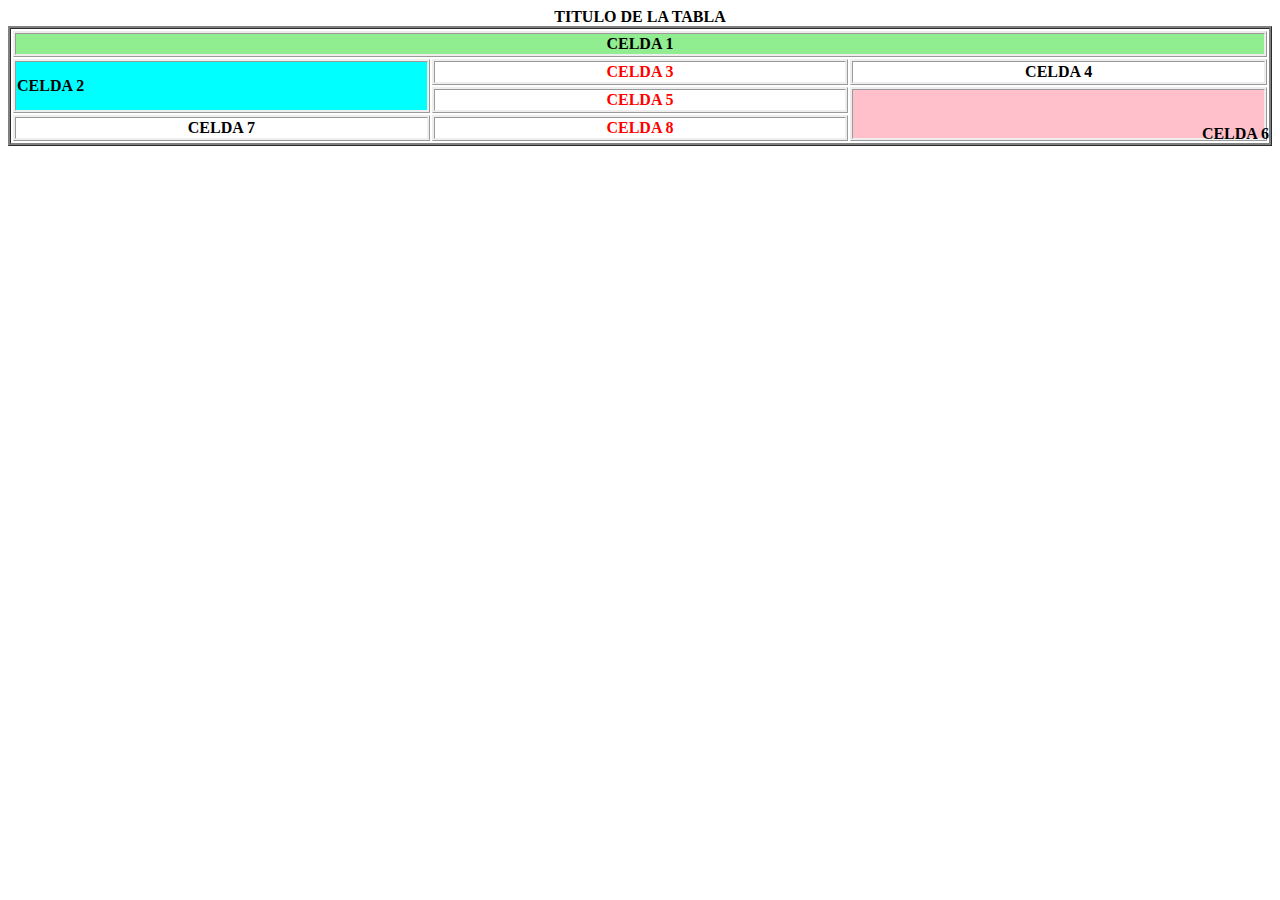
<file: EX13/index.html>
<!DOCTYPE html>
<html lang="es">

    <head>
        <meta charset="UTF-8">
        <meta http-equiv="X-UA-Compatible" content="IE=edge">
        <meta name="viewport" content="width=device-width, initial-scale=1.0">
        <link rel="stylesheet" href="css/estils.css">
        <title>EX13</title>
    </head>

    <body>
        <h4>
            <b>TITULO DE LA TABLA</b>
        </h4>

        <table>
            <tr>
                <td id="verde" colspan="3">CELDA 1</td>
            </tr>
            <tr>
                <td id="azul" rowspan="2">CELDA 2</td>
                <td class="rojo">CELDA 3</td>
                <td>CELDA 4</td>
            </tr>
            <tr>
                <td class="rojo">CELDA 5</td>
                <td id="rosa" rowspan="2">
                    <span>CELDA 6</span></td>
            </tr>
            <tr>
                <td>CELDA 7</td>
                <td class="rojo">CELDA 8</td>
            </tr>
        </table>

    </body>

</html>
</file>
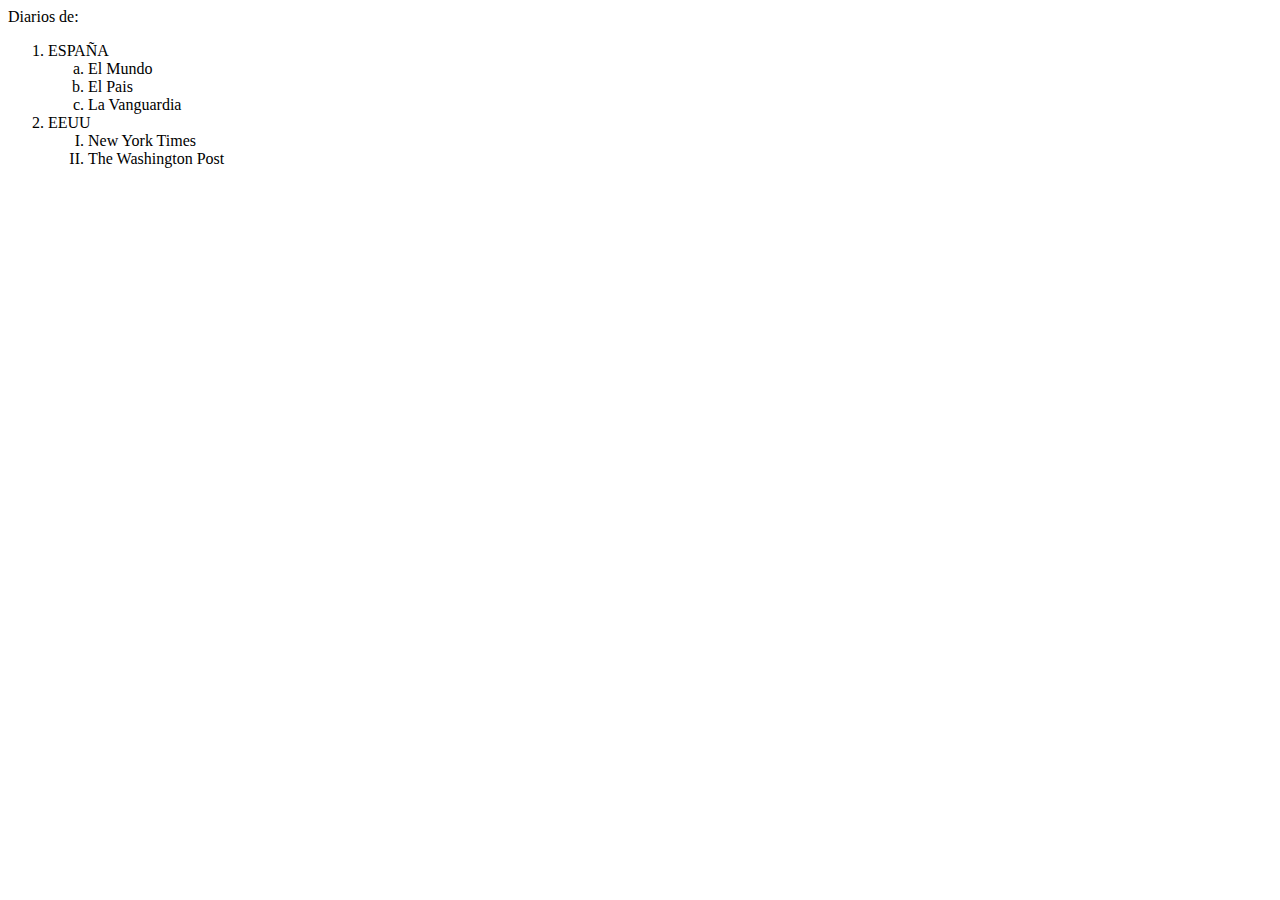
<file: EX15/index.html>
<!DOCTYPE html>
<html lang="es">
    <head>
        <meta charset="UTF-8">
        <meta http-equiv="X-UA-Compatible" content="IE=edge">
        <meta name="viewport" content="width=device-width, initial-scale=1.0">
        <link rel="stylesheet" href="css/estils.css">
        <title>EX15</title>
    </head>
    <body>
        Diarios de:
        <ol id="decimal">
            <li>
                ESPAÑA</li>
            <ol id="latin">
                <li>El Mundo</li>
                <li>El Pais</li>
                <li>La Vanguardia</li>
            </ol>
            <li>EEUU</li>
            <ol id="roman">
                <li>New York Times</li>
                <li>The Washington Post</li>
            </ol>
        </ol>
    </body>
</html>
</file>
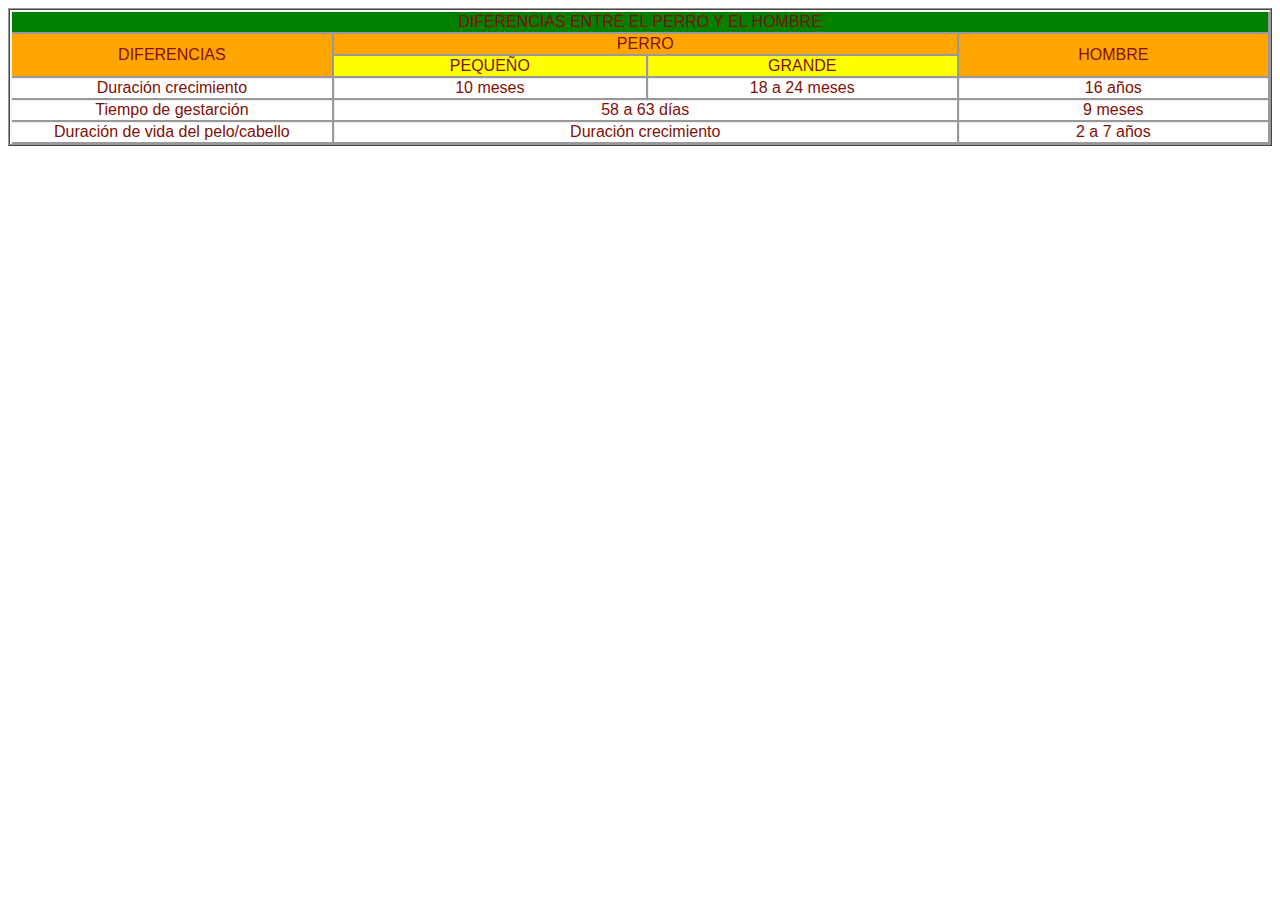
<file: EX16/index.html>
<!DOCTYPE html>
<html lang="es">

    <head>
        <meta charset="UTF-8">
        <meta http-equiv="X-UA-Compatible" content="IE=edge">
        <meta name="viewport" content="width=device-width, initial-scale=1.0">
        <link rel="stylesheet" href="css/estils.css">
        <title>EX16</title>
    </head>

    <body>

        <table>
            <tr>
                <td id="titulo" colspan="4">DIFERENCIAS ENTRE EL PERRO Y EL HOMBRE</td>
            </tr>
            <tr class="categoria">
                <td rowspan="2">DIFERENCIAS</td>
                <td colspan="2">PERRO</td>
                <td rowspan="2">HOMBRE</td>

            </tr>
            <tr class="subcategoria">
                <td >PEQUEÑO</td>
                <td>GRANDE</td>
            </tr>
            <tr class="datos">
                <td >Duración crecimiento</td>
                <td >10 meses</td>
                <td >18 a 24 meses</td>
                <td >16 años</td>
            </tr>
            <tr class="datos">
                <td >Tiempo de gestarción</td>
                <td colspan="2">58 a 63 días</td>
                <td >9 meses</td>
            </tr>
            <tr class="datos">
                <td>Duración de vida del pelo/cabello</td>
                <td colspan="2">Duración crecimiento</td>
                <td>2 a 7 años</td>
            </tr>
        </table>
    </body>

</html>
</file>
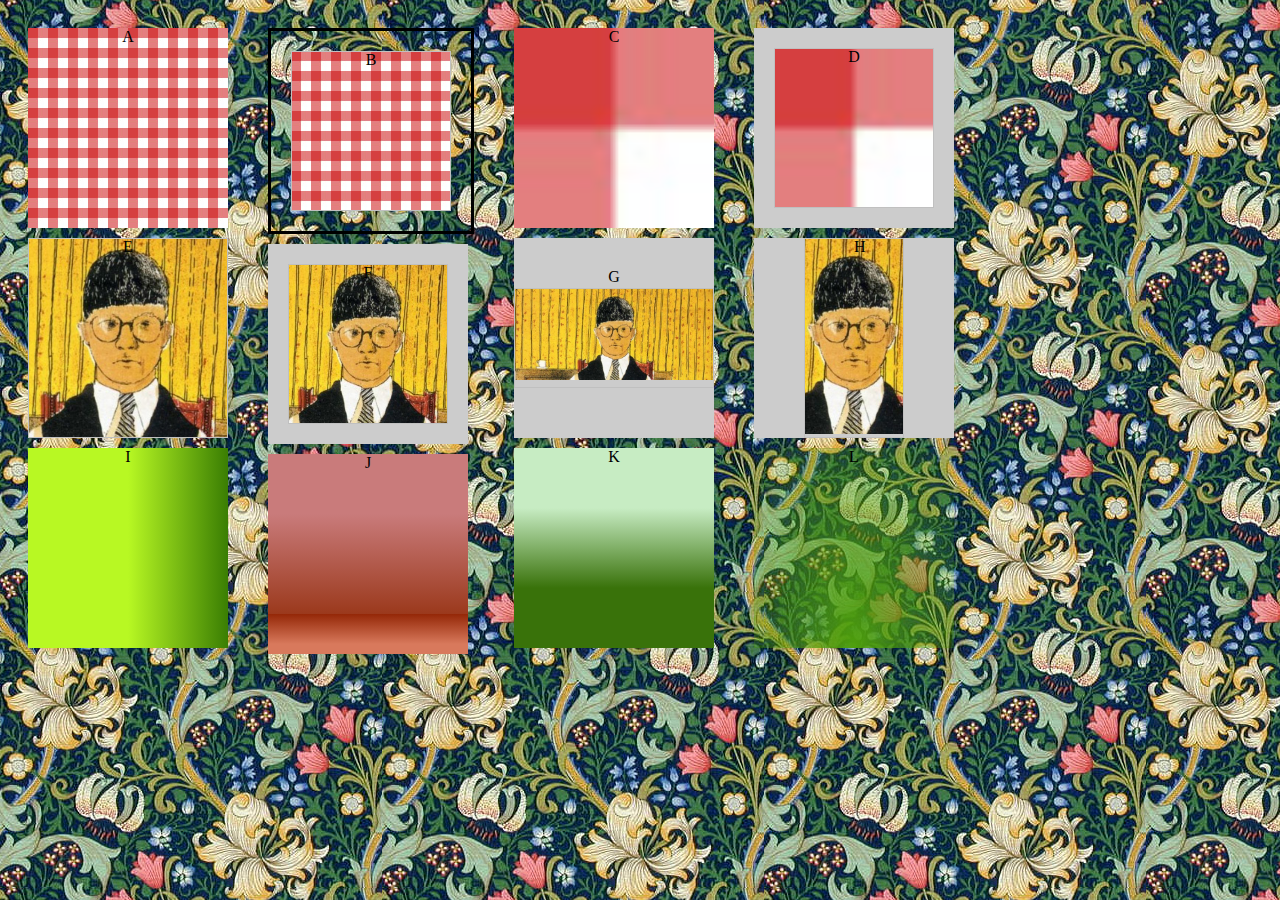
<file: EX17/index.html>
<!DOCTYPE html>
<html lang="es">

<head>
    <meta charset="UTF-8">
    <meta http-equiv="X-UA-Compatible" content="IE=edge">
    <meta name="viewport" content="width=device-width, initial-scale=1.0">
    <link rel="stylesheet" href="css/estils.css">
    <title>EX17</title>
</head>

<body>
    <div class="col1">
        <div class="container" id="a">A</div>
        <div class="container" id="e"><span id="texte">E</span><img id="imgE" /></div>
        <div class="container" id="i">I</div>
    </div>
    <div class="col1">
        <div class="container" id="b"><span id="textb">B</span><img id="imgB" /></div>
        <div class="container" id="f"><span id="textf">F</span><img id="imgF" /></div>
        <div class="container" id="j">J</div>
    </div>
    <div class="col1">
        <div class="container" id="c">C</div>
        <div class="container" id="g"><span id="textg">G</span><img id="imgG" /></div>
        <div class="container" id="k">K</div>
    </div>
    <div class="col1">
        <div class="container" id="d"><span id="textd">D</span><img id="imgD" /></div>
        <div class="container" id="h"><span id="texth">H</span><img id="imgH" /></div>
        <div class="container" id="l">L</div>
    </div>
</body>

</html>
</file>
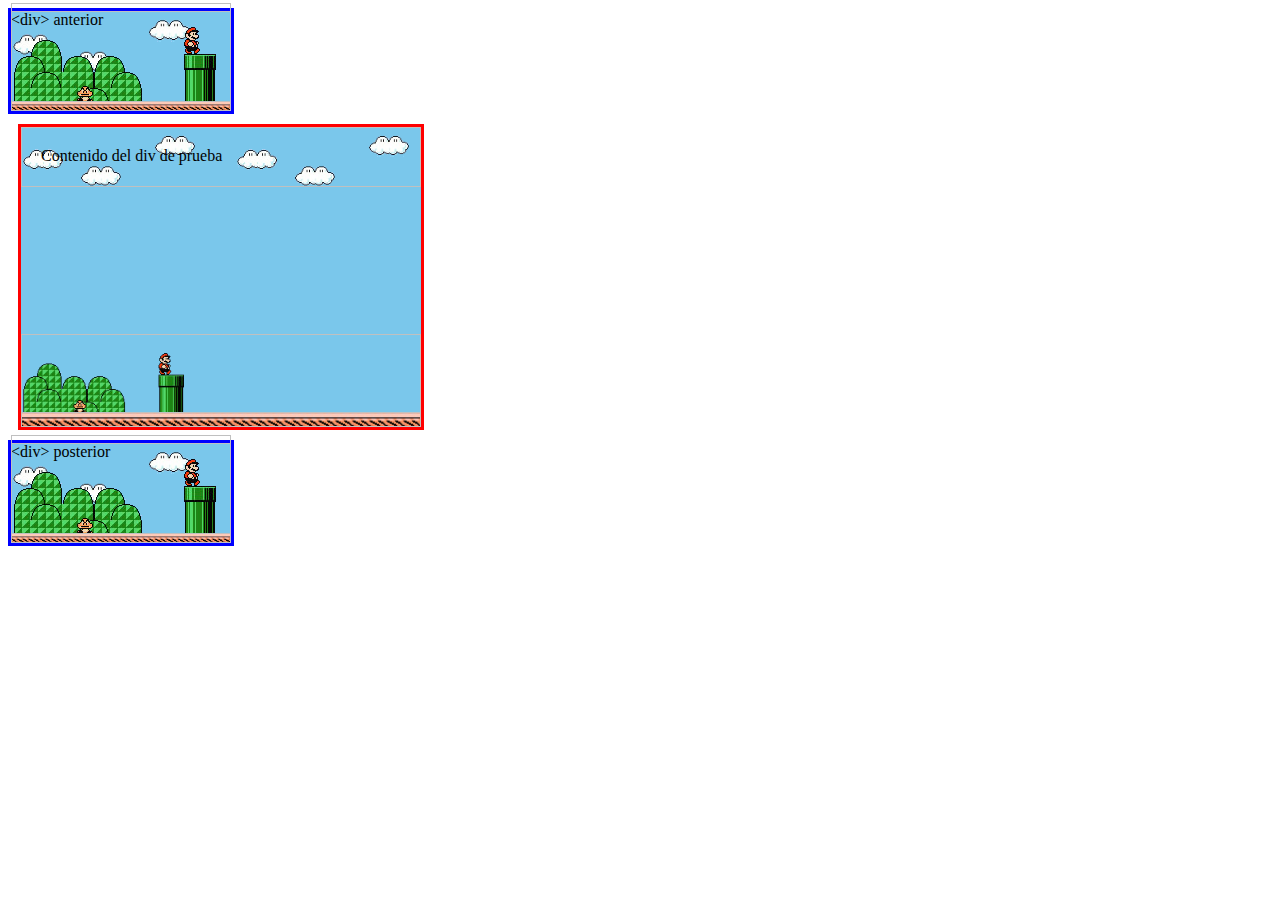
<file: EX18/index.html>
<!DOCTYPE html>
<html lang="en">
<head>
    <meta charset="UTF-8">
    <meta http-equiv="X-UA-Compatible" content="IE=edge">
    <meta name="viewport" content="width=device-width, initial-scale=1.0">
    <link rel="stylesheet" href="css/estils.css">
    <title>EX18</title>
</head>
<body>  
    <div>
        <div id="top">
            <span id="divTop">&ltdiv&gt anterior</span>
            <img id="sky_top">
            <img id="player_top">
            <img id="ground_top">
        </div>
        <div id="mid">
            <span id="divMid">Contenido del div de prueba</span>
            <img id="sky_mid">
            <img id="player_mid">
            <img id="ground_mid">
        </div>
        <div id="top">
            <span id="divPosterior">&ltdiv&gt posterior</span>
            <img id="sky_top">
            <img id="player_top">
            <img id="ground_top">
        </div>
    </div>
</body>
</html>
</file>
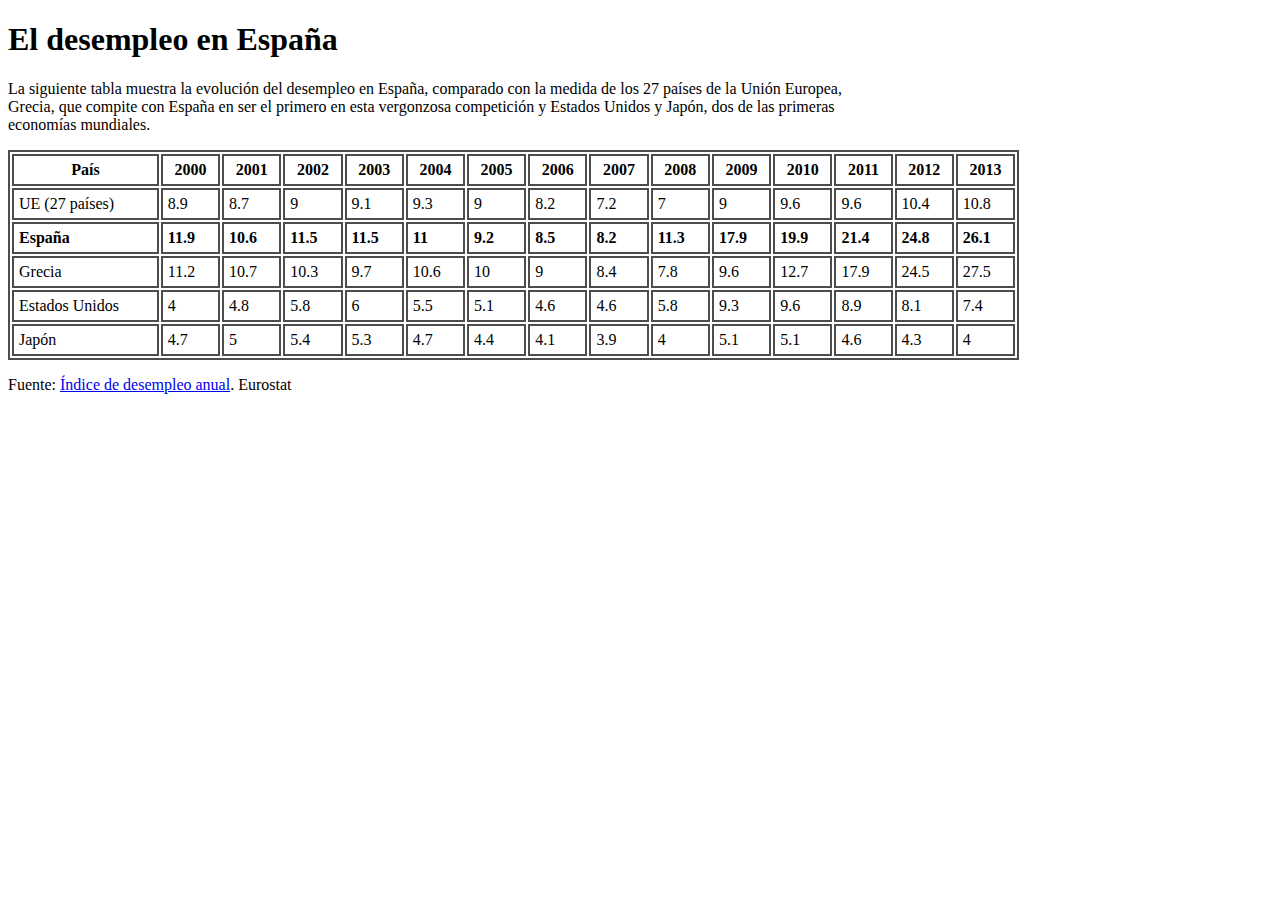
<file: EX19/index.html>
<!DOCTYPE html>
<html lang="es">

<head>
    <meta charset="UTF-8">
    <meta http-equiv="X-UA-Compatible" content="IE=edge">
    <meta name="viewport" content="width=device-width, initial-scale=1.0">
    <title>EX19</title>
    <link rel="stylesheet" href="css/estils.css">
</head>

<body>

    <h1>El desempleo en España</h1>

    <p>
        La siguiente tabla muestra la evolución del desempleo en España, comparado
        con la medida de los 27 países de la Unión Europea, <br />Grecia, que
        compite con España en ser el primero en esta vergonzosa competición y
        Estados Unidos y Japón, dos de las primeras <br> economías mundiales.
    </p>

        <table>

            <tr>
                <th>País</th>
                <th>2000</th>
                <th>2001</th>
                <th>2002</th>
                <th>2003</th>
                <th>2004</th>
                <th>2005</th>
                <th>2006</th>
                <th>2007</th>
                <th>2008</th>
                <th>2009</th>
                <th>2010</th>
                <th>2011</th>
                <th>2012</th>
                <th>2013</th>
            </tr>

            <tr>
                <td>UE (27 países)</td>
                <td>8.9</td>
                <td>8.7</td>
                <td>9</td>
                <td>9.1</td>
                <td>9.3</td>
                <td>9</td>
                <td>8.2</td>
                <td>7.2</td>
                <td>7</td>
                <td>9</td>
                <td>9.6</td>
                <td>9.6</td>
                <td>10.4</td>
                <td>10.8</td>
            </tr>

            <tr id="spain">
                <td>España</td>
                <td>11.9</td>
                <td>10.6</td>
                <td>11.5</td>
                <td>11.5</td>
                <td>11</td>
                <td>9.2</td>
                <td>8.5</td>
                <td>8.2</td>
                <td>11.3</td>
                <td>17.9</td>
                <td>19.9</td>
                <td>21.4</td>
                <td>24.8</td>
                <td>26.1</td>
            </tr>

            <tr>
                <td>Grecia</td>
                <td>11.2</td>
                <td>10.7</td>
                <td>10.3</td>
                <td>9.7</td>
                <td>10.6</td>
                <td>10</td>
                <td>9</td>
                <td>8.4</td>
                <td>7.8</td>
                <td>9.6</td>
                <td>12.7</td>
                <td>17.9</td>
                <td>24.5</td>
                <td>27.5</td>
            </tr>
            <tr>
                <td>Estados Unidos</td>
                <td>4</td>
                <td>4.8</td>
                <td>5.8</td>
                <td>6</td>
                <td>5.5</td>
                <td>5.1</td>
                <td>4.6</td>
                <td>4.6</td>
                <td>5.8</td>
                <td>9.3</td>
                <td>9.6</td>
                <td>8.9</td>
                <td>8.1</td>
                <td>7.4</td>
            </tr>
            <tr>
                <td>Japón</td>
                <td>4.7</td>
                <td>5</td>
                <td>5.4</td>
                <td>5.3</td>
                <td>4.7</td>
                <td>4.4</td>
                <td>4.1</td>
                <td>3.9</td>
                <td>4</td>
                <td>5.1</td>
                <td>5.1</td>
                <td>4.6</td>
                <td>4.3</td>
                <td>4</td>
            </tr>

        </table>

        <p>Fuente: <a href="#">Índice de desempleo anual</a>. Eurostat</p>


</body>

</html>
</file>
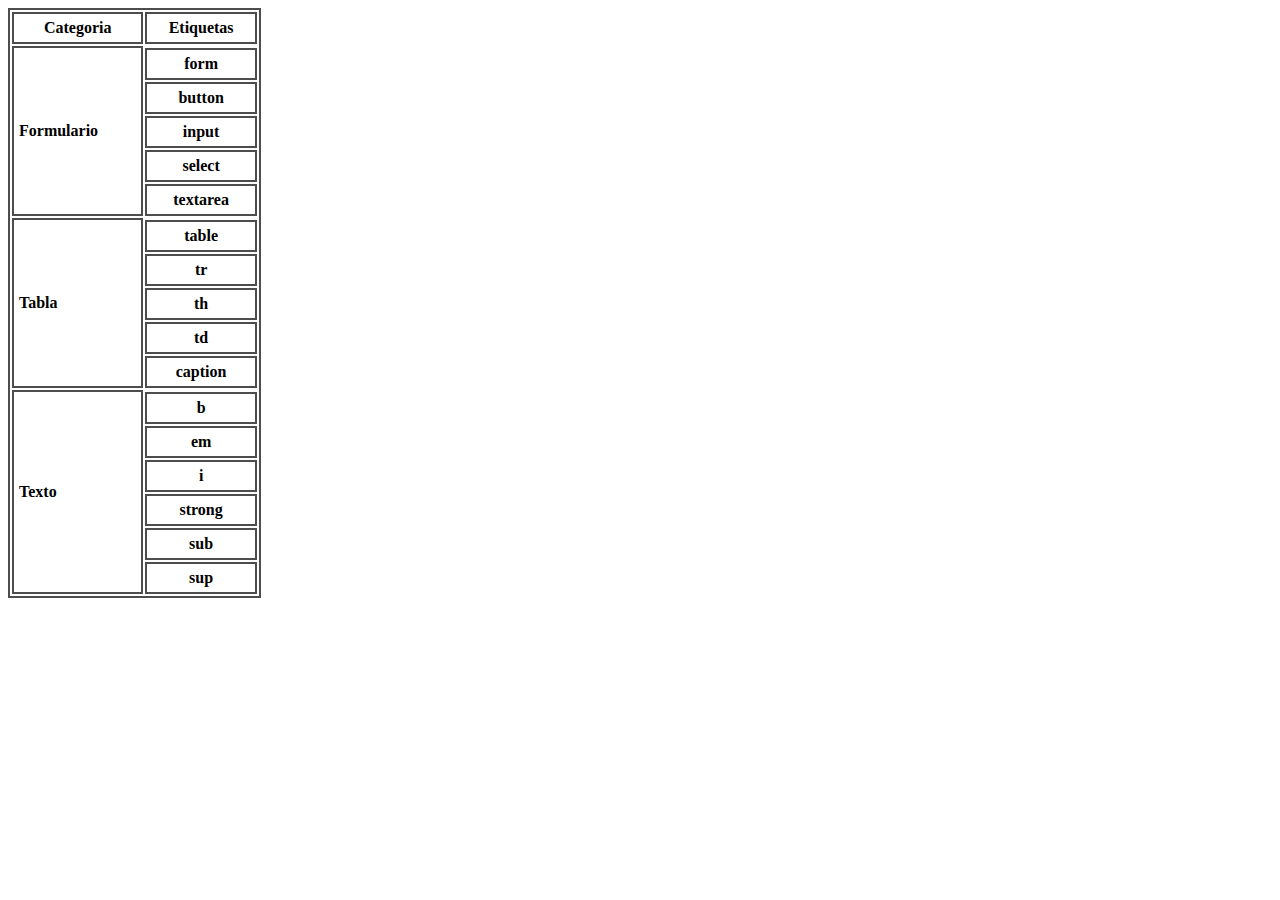
<file: EX20/index.html>
<!DOCTYPE html>
<html lang="es">
    <head>
        <meta charset="UTF-8">
        <meta http-equiv="X-UA-Compatible" content="IE=edge">
        <meta name="viewport" content="width=device-width, initial-scale=1.0">
        <title>Document</title>
        <link rel="stylesheet" href="css/estils.css">
    </head>
    <body>

        <div>

            <table>

                <tr>
                    <th>Categoria</th>
                    <th>Etiquetas</th>
                </tr>

                <tr>
                    <td rowspan="6">Formulario</td>
                    <tr>
                        <th>form</th>
                    </tr>
                    <tr>
                        <th>button</th>
                    </tr>
                    <tr>
                        <th>input</th>
                    </tr>
                    <tr>
                        <th>select</th>
                    </tr>
                    <tr>
                        <th>textarea</th>
                    </tr>
                </tr>

                <tr>
                    <td rowspan="6">Tabla</td>
                    <tr>
                        <th>table</th>
                    </tr>
                    <tr>
                        <th>tr</th>
                    </tr>
                    <tr>
                        <th>th</th>
                    </tr>
                    <tr>
                        <th>td</th>
                    </tr>
                    <tr>
                        <th>caption</th>
                    </tr>
                </tr>

                <tr>
                    <td rowspan="7">Texto</td>
                    <tr>
                        <th>b</th>
                    </tr>
                    <tr>
                        <th>em</th>
                    </tr>
                    <tr>
                        <th>i</th>
                    </tr>
                    <tr>
                        <th>strong</th>
                    </tr>
                    <tr>
                        <th>sub</th>
                    </tr>
                    <tr>
                        <th>sup</th>
                    </tr>
                </tr>

            </table>

        </div>

    </body>
</html>
</file>
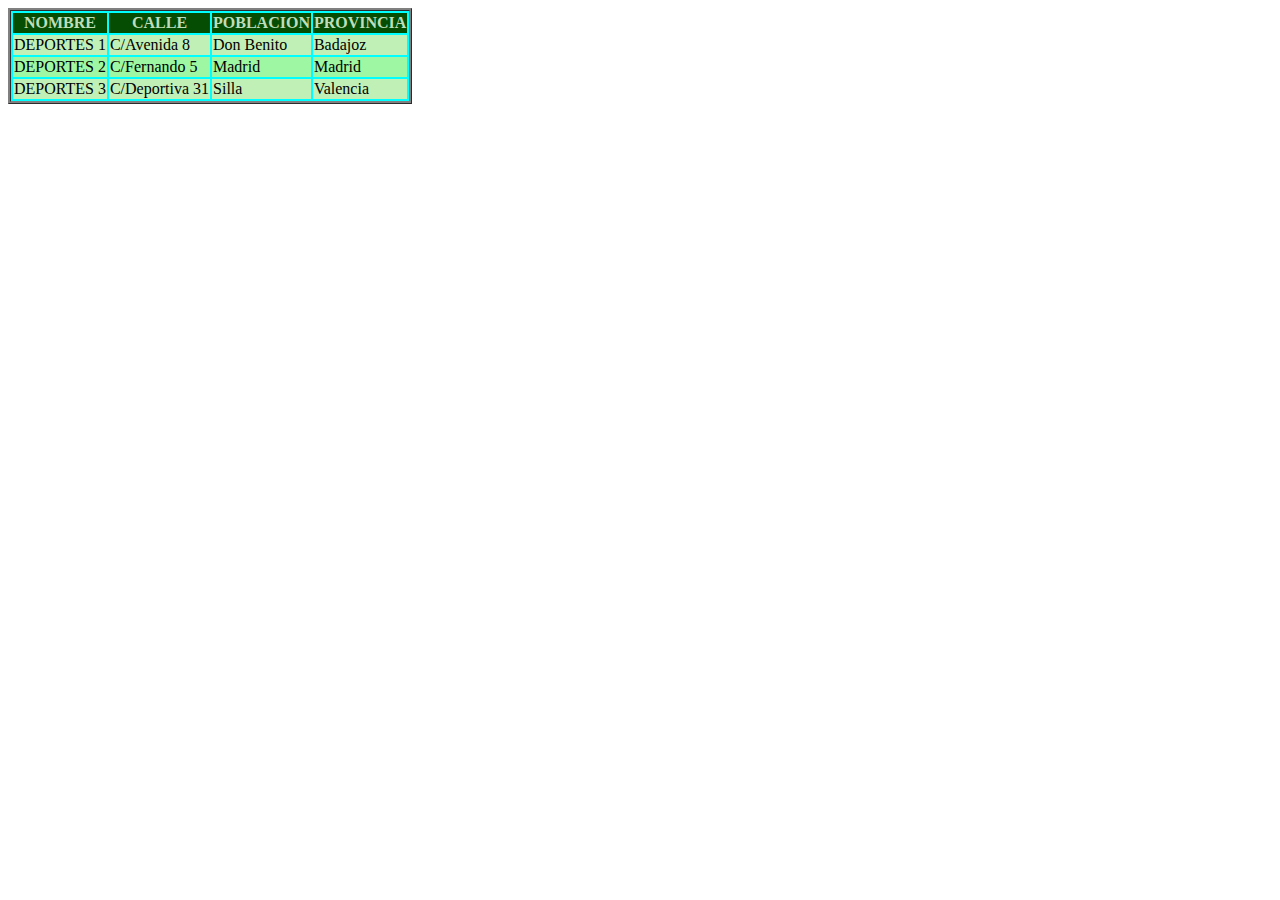
<file: EX11/deportes/donde.htm>
<!DOCTYPE html>
<html lang="es">
    <head>
        <meta charset="UTF-8">
        <meta http-equiv="X-UA-Compatible" content="IE=edge">
        <meta name="viewport" content="width=device-width, initial-scale=1.0">
        <link rel="stylesheet" href="../css/estils.css">
        <title>EX11</title>
    </head>
    <body>
        <table>
            <tr>
                <th>NOMBRE</th>
                <th>CALLE</th>
                <th>POBLACION</th>
                <th>PROVINCIA</th>
            </tr>
            <tr class="color1">
                <td>DEPORTES 1</td>
                <td>C/Avenida 8</td>
                <td>Don Benito</td>
                <td>Badajoz</td>
            </tr>
            <tr class="color2">
                <td >DEPORTES 2</td>
                <td>C/Fernando 5</td>
                <td>Madrid</td>
                <td>Madrid</td>
            </tr>
            <tr class="color1">
                <td>DEPORTES 3</td>
                <td>C/Deportiva 31</td>
                <td>Silla</td>
                <td>Valencia</td>
            </tr>
        </table>
    </body>
</html>
</file>
<file: EX13/css/estils.css>
h4 {
    text-align: center;
    margin: 0;
}

table {
    border-style: ridge;
    position: relative;
    width: 100%;
}

td {
    font-weight: bold;
    border-style: ridge;
    text-align: center;
}

#verde {
    background-color: lightgreen;
    text-align: center;
}

#azul {
    background-color: cyan;
    text-align: left;
}

#rosa {
    background-color: pink;
}

.rojo {
    text-align: center;
    color: red;
}

#rosa span {
    position: absolute;
    bottom: 0;
    right: 0;
}
</file>
<file: EX15/css/estils.css>
#decimal{
    list-style-type: decimal;
}

#latin{
    list-style-type: lower-latin;
}

#roman{
    list-style-type: upper-roman;
}
</file>
<file: EX16/css/estils.css>
table {
    border: 2px;
    color: rgb(129, 16, 8);
    border-style: ridge;
    border-color: #999;
    text-align: center;
    font-family: Arial, Helvetica, sans-serif;
}

td {
    width: 400px;
    box-shadow: 1px 1px 1px 1px #999;
}

#titulo {
    background-color: green;

}

.categoria {
    background-color: orange;

}

.subcategoria {
    background-color: yellow;
}
</file>
<file: EX17/css/estils.css>
body {
    background-image: url(../img/ac.jpg);
}

div {
    text-align: center;
    margin: 10px;
}

.col1 {
    float: left;
}

.container {
    width: 200px;
    height: 200px;
}

#a {

    background-image: url(../img/back_mantel.jpg);
    background-repeat: repeat;
}

#imgB {

    width: 80%;
    height: 80%;
    background-image: url(../img/back_mantel.jpg);
}

#textb {
    position: absolute;
    top: 10%;

}

#b {
    border-style: solid;
    position: relative;
    display: flex;
    justify-content: center;
    align-items: center
}

#c {
    background-image: url(../img/back_mantel.jpg);
    background-repeat: no-repeat;
    background-size: 200px;
}

#imgD {

    background-image: url(../img/back_mantel.jpg);
    background-size: cover;
    width: 80%;
    height: 80%;

}

#textd {
    position: absolute;
    top: 10%;
}

#d {
    position: relative;
    background-color: rgb(204, 204, 204);
    display: flex;
    justify-content: center;
    align-items: center;

}

#imgE {
    background-image: url(../img/dh.jpg);
    background-size: cover;
    width: 100%;
    height: 100%;
}

#texte {
    position: absolute;
    top: 0;
}

#e {
    position: relative;
    display: flex;
    justify-content: center;
    align-items: center;
}

#imgF {

    background-image: url(../img/dh.jpg);
    background-size: cover;
    width: 80%;
    height: 80%;
}

#textf {
    position: absolute;
    top: 10%;
}

#f {
    position: relative;
    background-color: rgb(204, 204, 204);
    display: flex;
    justify-content: center;
    align-items: center;

}

#imgG {

    background-image: url(../img/dh_2.jpg);
    background-size: contain;
    background-repeat: no-repeat;
    width: 100%;
    height: 50%;
}

#textg {
    position: absolute;
    top: 15%;

}

#g {
    position: relative;
    background-color: rgb(204, 204, 204);
    display: flex;
    justify-content: center;
    align-items: center;
}

#imgH {

    background-image: url(../img/dh_3.jpg);
    background-size: contain;
    background-repeat: no-repeat;
    width: 50%;
    height: 100%;
}

#texth {
    position: absolute;
    top: 0;
    left: 50%;
}

#h {
    position: relative;
    background-color: rgb(204, 204, 204);

}

#i {
    background: linear-gradient(90deg, rgb(184, 248, 35)50%, rgb(58, 126, 3));
}

#j {
    background: linear-gradient(180deg, rgb(201, 123, 123)30%, rgb(155, 57, 28) 80%, rgb(148, 39, 7)80%, rgb(216, 121, 92)95%);
}

#k {
    background: linear-gradient(180deg, rgb(199, 236, 195)30%, rgb(57, 114, 10)70%);
}

#l {
    background: radial-gradient(ellipse at top, #32a81400, transparent),
        radial-gradient(ellipse at bottom, #4e9f0c, transparent);
}
</file>
<file: EX18/css/estils.css>
div,img,a{
    border:none;
    outline: none;}
#top{
    border-style: solid;
    border-color: blue;
    width: 220px;
    height: 100px;
    background-color: rgb(122, 199, 235);
    position: relative;
}


#player_top{
    position: absolute;
    background-image: url(../img/f02.png);
    width: 100%;
    height: 100%;
    bottom: 8%;
    border: 0;
}
#sky_top{
    position: absolute;
    background-image: url(../img/f03.png);
    width: 100%;
    height: 100%;
    background-repeat: no-repeat;
    background-size: contain; 
    top: 0;
    border: 0;
}
#ground_top{
    position: absolute;
    background-image: url(../img/f01.png);
    width: 100%;
    height: 10%;
    background-size: contain;
    bottom: 0;
    border: 0;
}

#mid{
    border-style: solid;
    border-color: rgb(255, 0, 0);
    margin: 10px;
    width: 400px;
    height: 300px;
    background-color: rgb(122, 199, 235);
    position: relative; 
}

#player_mid{
    position: absolute;
    background-image: url(../img/f02.png);    
    background-repeat: no-repeat;
    background-size: contain; 
    width: 100%;
    height: 30%;
    bottom: 1%;
}
#sky_mid{
    position: absolute;
    background-image: url(../img/f03.png);
    width: 100%;
    height: 20%;
    background-size: contain; 
    top: 0;
    border: 0;
}
#ground_mid{
    position: absolute;
    background-image: url(../img/f01.png);
    width: 100%;
    height: 5%;
    background-size: contain;
    bottom: 0;
    border: 0;
}

#divTop{
    position: absolute;
}
#divMid{
    position: absolute;
    margin: 20px;
    z-index: 1;
}
#divPosterior{
    position: absolute;
}
</file>
<file: EX19/css/estils.css>
/**{
    font-weight: bolder;
}*/

table {
    border: rgb(73, 73, 73, 0.979) 2px solid;
    margin: 0px;
    padding: 0px;
    width: 80%;
    position: relative;
}

th, td{
    padding: 5px;
    border: rgba(73, 73, 73, 0.979) 2px solid;
}

#spain{
    font-weight: bolder;
}
</file>
<file: EX20/css/estils.css>
*{
    font-weight: bolder;
}

table {
    border: rgb(73, 73, 73, 0.979) 2px solid;
    margin: 0px;
    padding: 0px;
    width: 20%;
    position: relative;
}

th, td{
    padding: 5px;
    border: rgba(73, 73, 73, 0.979) 2px solid;
}
</file>
<file: EX11/css/estils.css>
th{
    background-color: rgb(4, 77, 2);
    color: rgb(190, 221, 186);
}
.color1{
    background-color: rgb(193, 240, 183);
}
.color2{
    background-color: rgb(158, 247, 162);
}
table{
    border-style: ridge;
    background-color: aqua;
}
.center{
    text-align: center;
}
</file>
